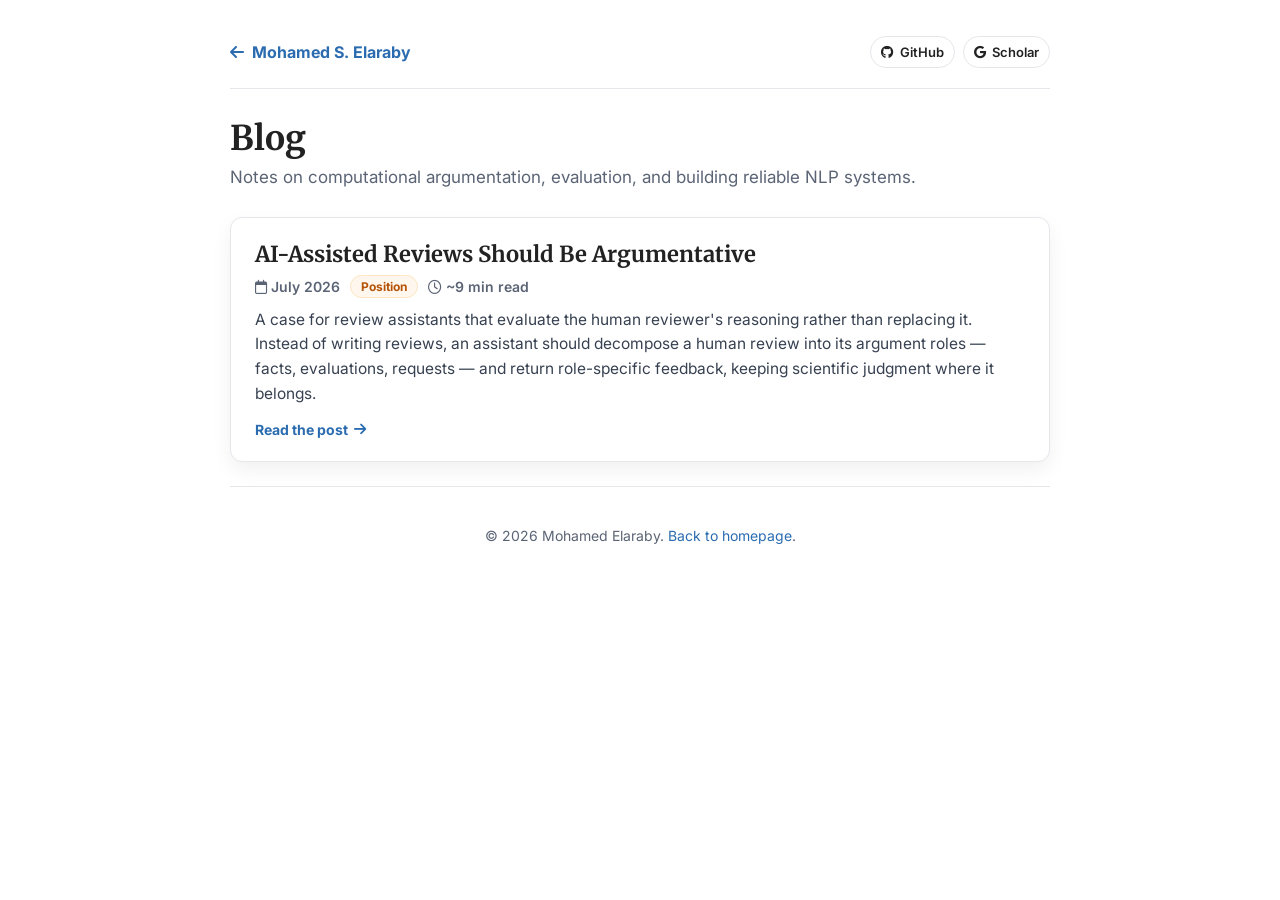
<file: blog.html>
<!DOCTYPE html>
<html lang="en">
<head>
  <meta charset="utf-8" />
  <meta name="viewport" content="width=device-width, initial-scale=1" />
  <title>Blog — Mohamed S. Elaraby</title>
  <meta name="description" content="Essays on computational argumentation, evaluation, and reliable NLP by Mohamed S. Elaraby." />
  <meta name="author" content="Mohamed Salem Elaraby" />

  <link rel="preconnect" href="https://fonts.googleapis.com" />
  <link rel="preconnect" href="https://fonts.gstatic.com" crossorigin />
  <link href="https://fonts.googleapis.com/css2?family=Inter:wght@400;500;600;700;800&family=Merriweather:wght@400;700&display=swap" rel="stylesheet" />
  <link rel="stylesheet" href="https://cdnjs.cloudflare.com/ajax/libs/font-awesome/6.5.2/css/all.min.css" crossorigin="anonymous" referrerpolicy="no-referrer" />
  <link rel="icon" href="data:image/svg+xml,<svg xmlns='http://www.w3.org/2000/svg' viewBox='0 0 100 100'><text y='0.9em' font-size='90'>🌐</text></svg>">

  <style>
    :root {
      --bg: #ffffff;
      --text: #222;
      --muted: #5b6475;
      --link: #2b6cb0;
      --link-hover: #1e4e82;
      --border: #e5e7eb;
      --panel: #f7f8fb;
      --accent: #f59e0b;
      --maxw: 1120px;
      --radius: 12px;
      --shadow: 0 8px 20px rgba(0,0,0,.06);
    }
    html, body { height: 100%; }
    body {
      margin: 0;
      font-family: 'Inter', system-ui, -apple-system, Segoe UI, Roboto, Helvetica, Arial;
      color: var(--text);
      background: var(--bg);
      -webkit-font-smoothing: antialiased; -moz-osx-font-smoothing: grayscale;
    }
    a { color: var(--link); text-decoration: none; }
    a:hover, a:focus { color: var(--link-hover); text-decoration: underline; }

    .wrap { max-width: 820px; margin: 0 auto; padding: 24px; }

    /* Top bar */
    .topbar { display: flex; align-items: center; justify-content: space-between; padding: 12px 0 20px; border-bottom: 1px solid var(--border); margin-bottom: 28px; }
    .topbar .back { display: inline-flex; align-items: center; gap: 8px; font-weight: 700; }
    .topbar .social { display: flex; gap: 8px; }
    .chip { display: inline-flex; align-items: center; gap: 6px; padding: 7px 10px; border: 1px solid var(--border); background: #fff; border-radius: 999px; font-weight: 600; font-size: 13px; color: var(--text); }
    .chip:hover { border-color: var(--link); color: var(--link); text-decoration: none; }

    .page-head { margin-bottom: 30px; }
    .page-head h1 { font-family: 'Merriweather', Georgia, serif; font-weight: 700; font-size: 34px; margin: 0 0 8px; }
    .page-head p { color: var(--muted); font-size: 17px; margin: 0; }

    /* Post cards */
    .posts { display: grid; gap: 18px; }
    .post-card { background: #fff; border: 1px solid var(--border); border-radius: var(--radius); box-shadow: var(--shadow); padding: 22px 24px; transition: transform .15s ease, box-shadow .15s ease, border-color .15s ease; }
    .post-card:hover { transform: translateY(-2px); box-shadow: 0 14px 30px rgba(0,0,0,.10); border-color: #d5d9e0; }
    .post-card a.post-title { font-family: 'Merriweather', Georgia, serif; font-weight: 700; font-size: 22px; color: var(--text); display: block; margin: 0 0 6px; line-height: 1.3; }
    .post-card a.post-title:hover { color: var(--link); text-decoration: none; }
    .post-meta { color: var(--muted); font-size: 14px; font-weight: 600; margin-bottom: 10px; display: flex; flex-wrap: wrap; gap: 10px; align-items: center; }
    .tag { display: inline-block; padding: 3px 10px; border-radius: 999px; background: #fff7ed; color: #b45309; border: 1px solid #fde5c2; font-size: 12px; font-weight: 700; }
    .post-excerpt { color: #374151; font-size: 15.5px; line-height: 1.6; margin: 0 0 12px; }
    .read-more { font-weight: 700; font-size: 14px; display: inline-flex; align-items: center; gap: 6px; }

    footer { max-width: 820px; margin: 40px auto; padding: 0 24px; color: var(--muted); font-size: 14px; text-align: center; }
    hr.sep { border: none; border-top: 1px solid var(--border); margin: 24px 0; }
  </style>
</head>

<body>
  <div class="wrap">
    <div class="topbar">
      <a class="back" href="./index.html"><i class="fa-solid fa-arrow-left"></i> Mohamed S. Elaraby</a>
      <div class="social">
        <a class="chip" href="https://github.com/engsalem" target="_blank" rel="noreferrer"><i class="fa-brands fa-github"></i> GitHub</a>
        <a class="chip" href="https://scholar.google.com.eg/citations?user=A5jMCaAAAAAJ&hl=en" target="_blank" rel="noreferrer"><i class="fa-brands fa-google"></i> Scholar</a>
      </div>
    </div>

    <div class="page-head">
      <h1>Blog</h1>
      <p>Notes on computational argumentation, evaluation, and building reliable NLP systems.</p>
    </div>

    <div class="posts">
      <article class="post-card">
        <a class="post-title" href="./posts/argumentative-reviews.html">AI-Assisted Reviews Should Be Argumentative</a>
        <div class="post-meta">
          <span><i class="fa-regular fa-calendar"></i> July 2026</span>
          <span class="tag">Position</span>
          <span><i class="fa-regular fa-clock"></i> ~9 min read</span>
        </div>
        <p class="post-excerpt">A case for review assistants that evaluate the human reviewer's reasoning rather than replacing it. Instead of writing reviews, an assistant should decompose a human review into its argument roles — facts, evaluations, requests — and return role-specific feedback, keeping scientific judgment where it belongs.</p>
        <a class="read-more" href="./posts/argumentative-reviews.html">Read the post <i class="fa-solid fa-arrow-right"></i></a>
      </article>
    </div>

    <hr class="sep" />
    <footer>
      <p>© 2026 Mohamed Elaraby. <a href="./index.html">Back to homepage</a>.</p>
    </footer>
  </div>
</body>
</html>
</file>
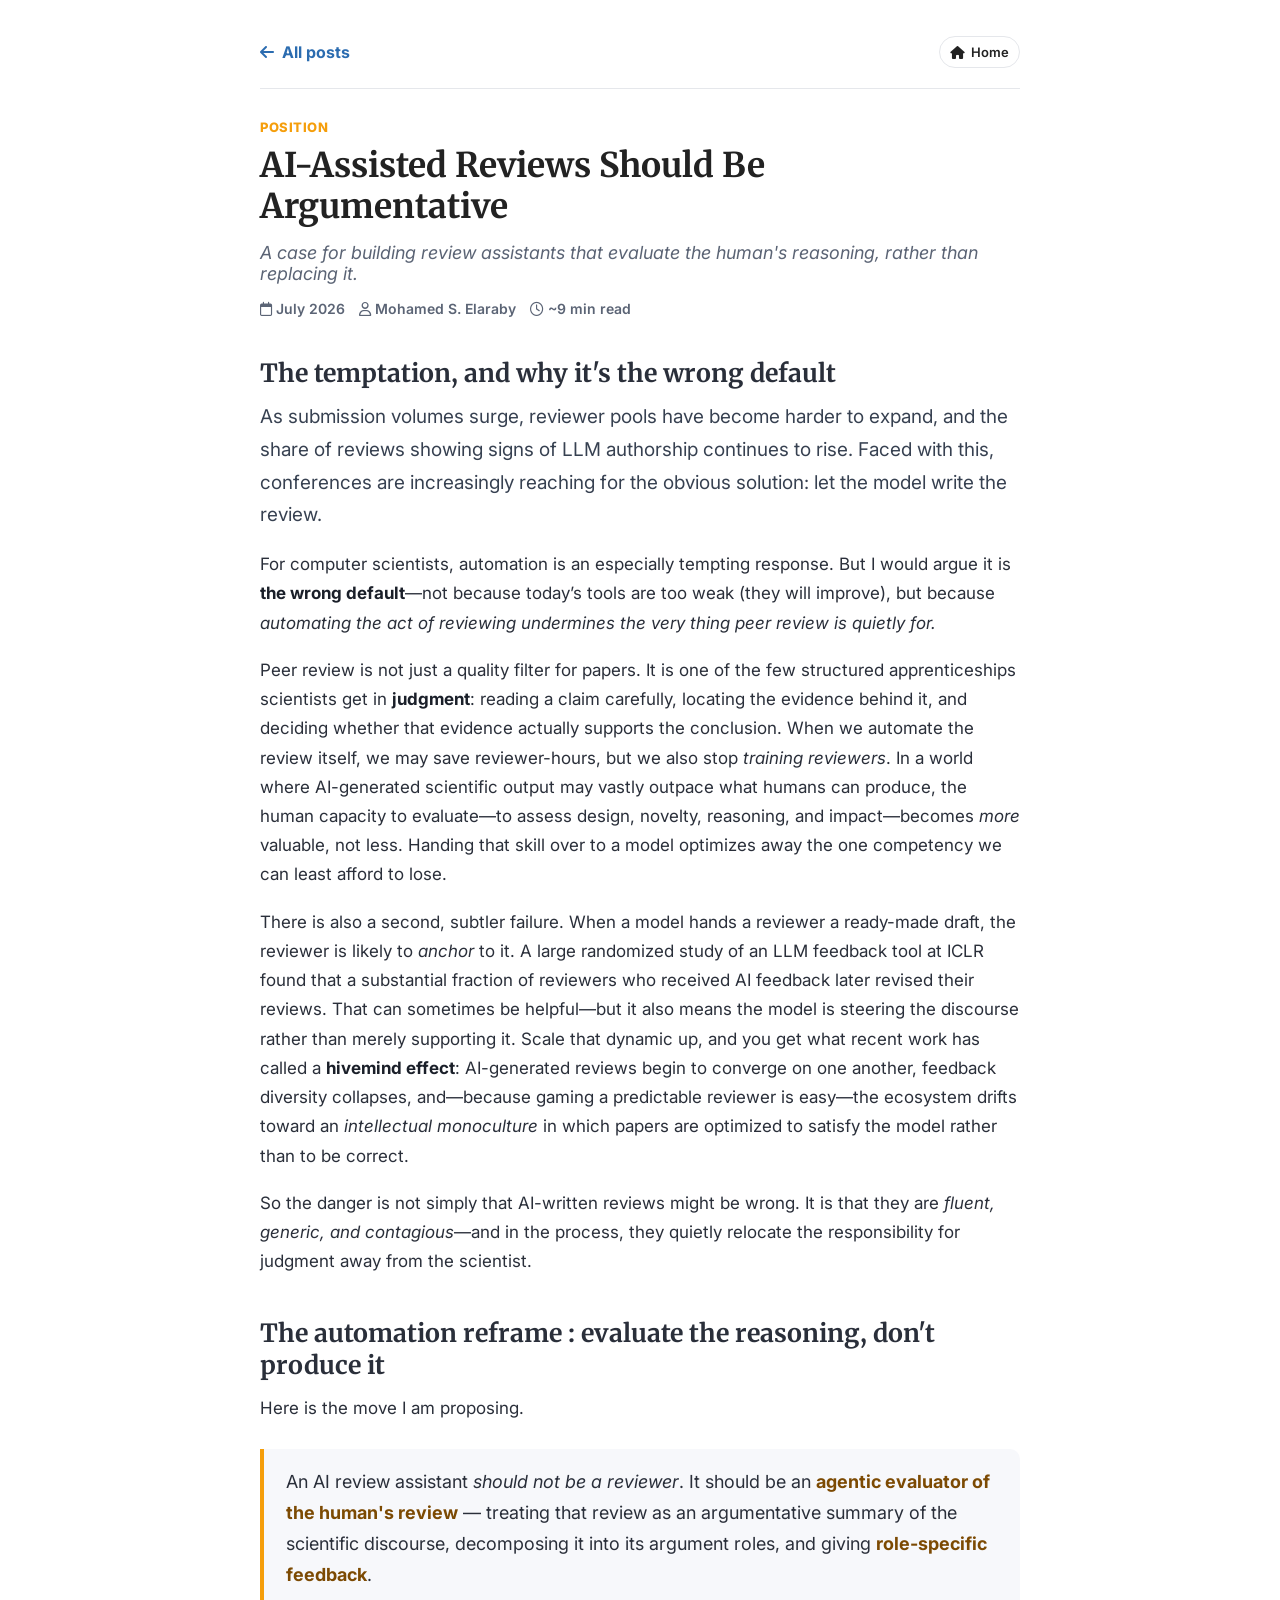
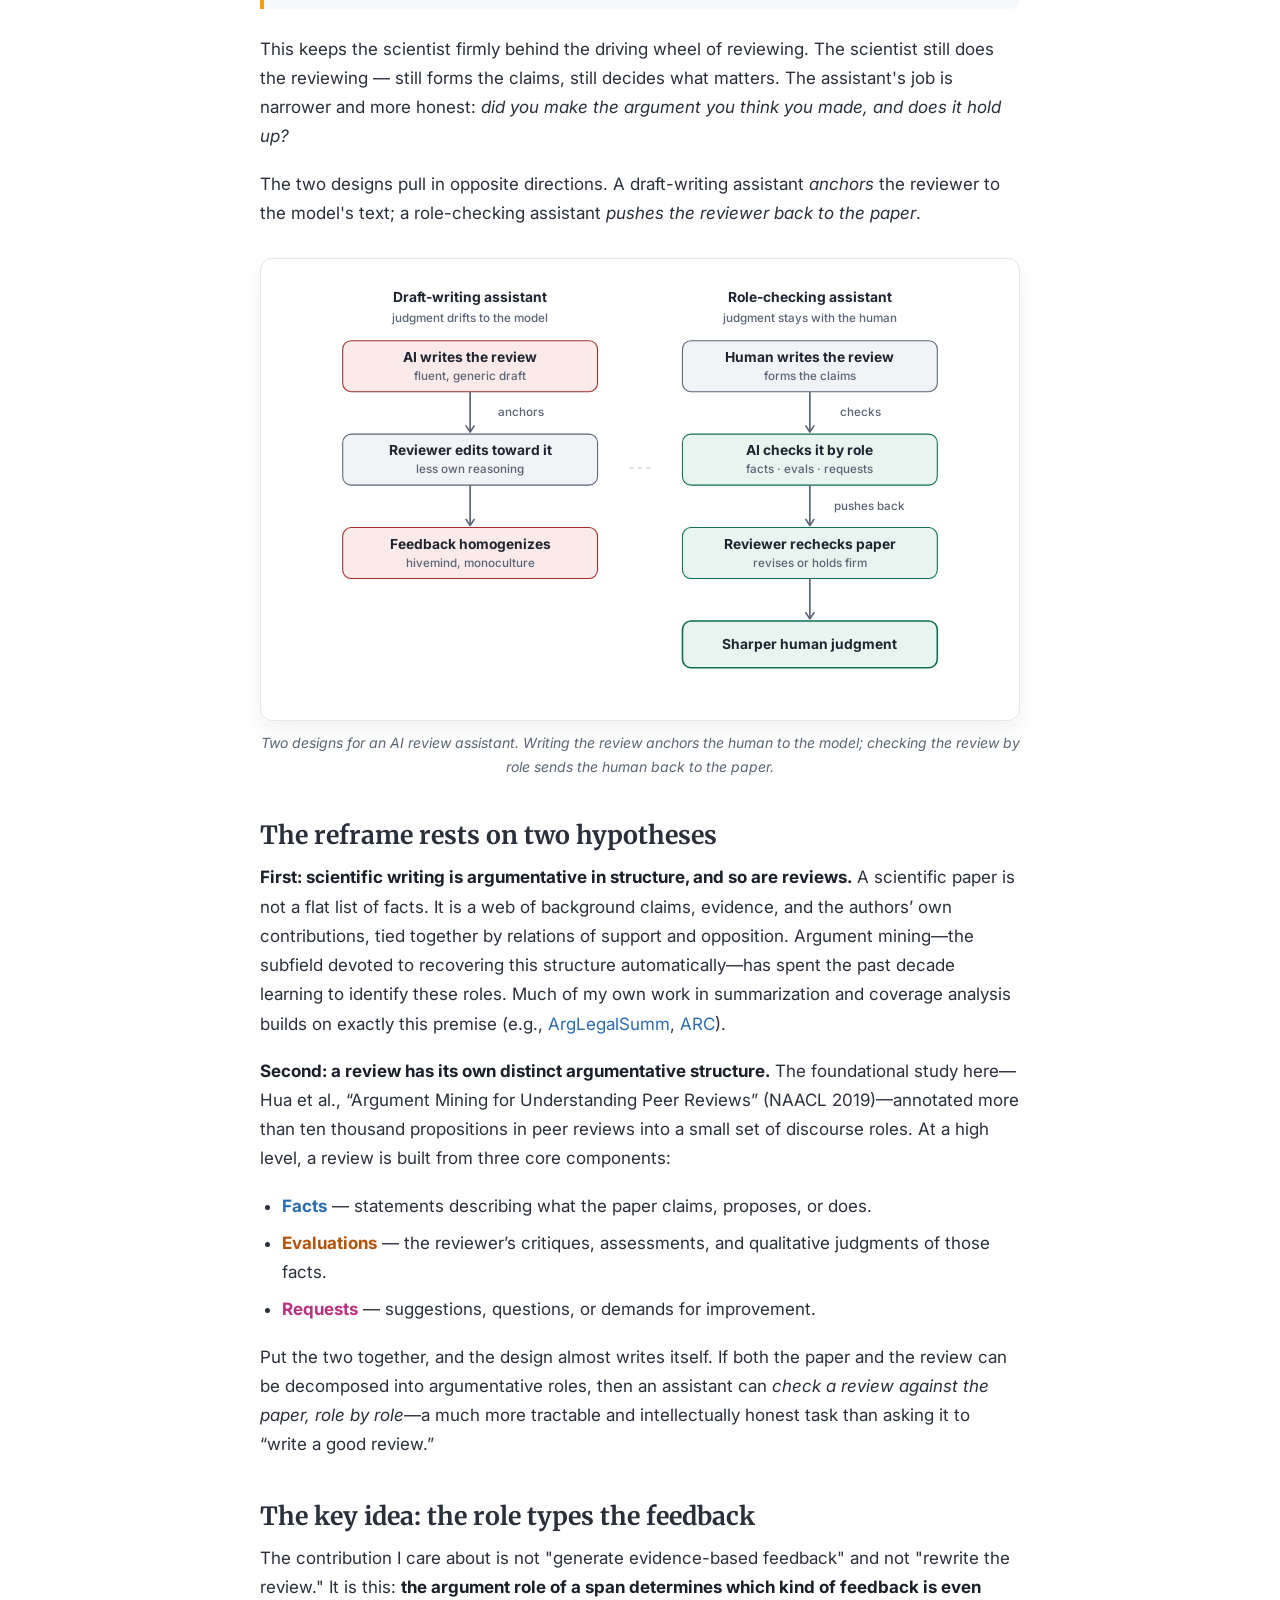
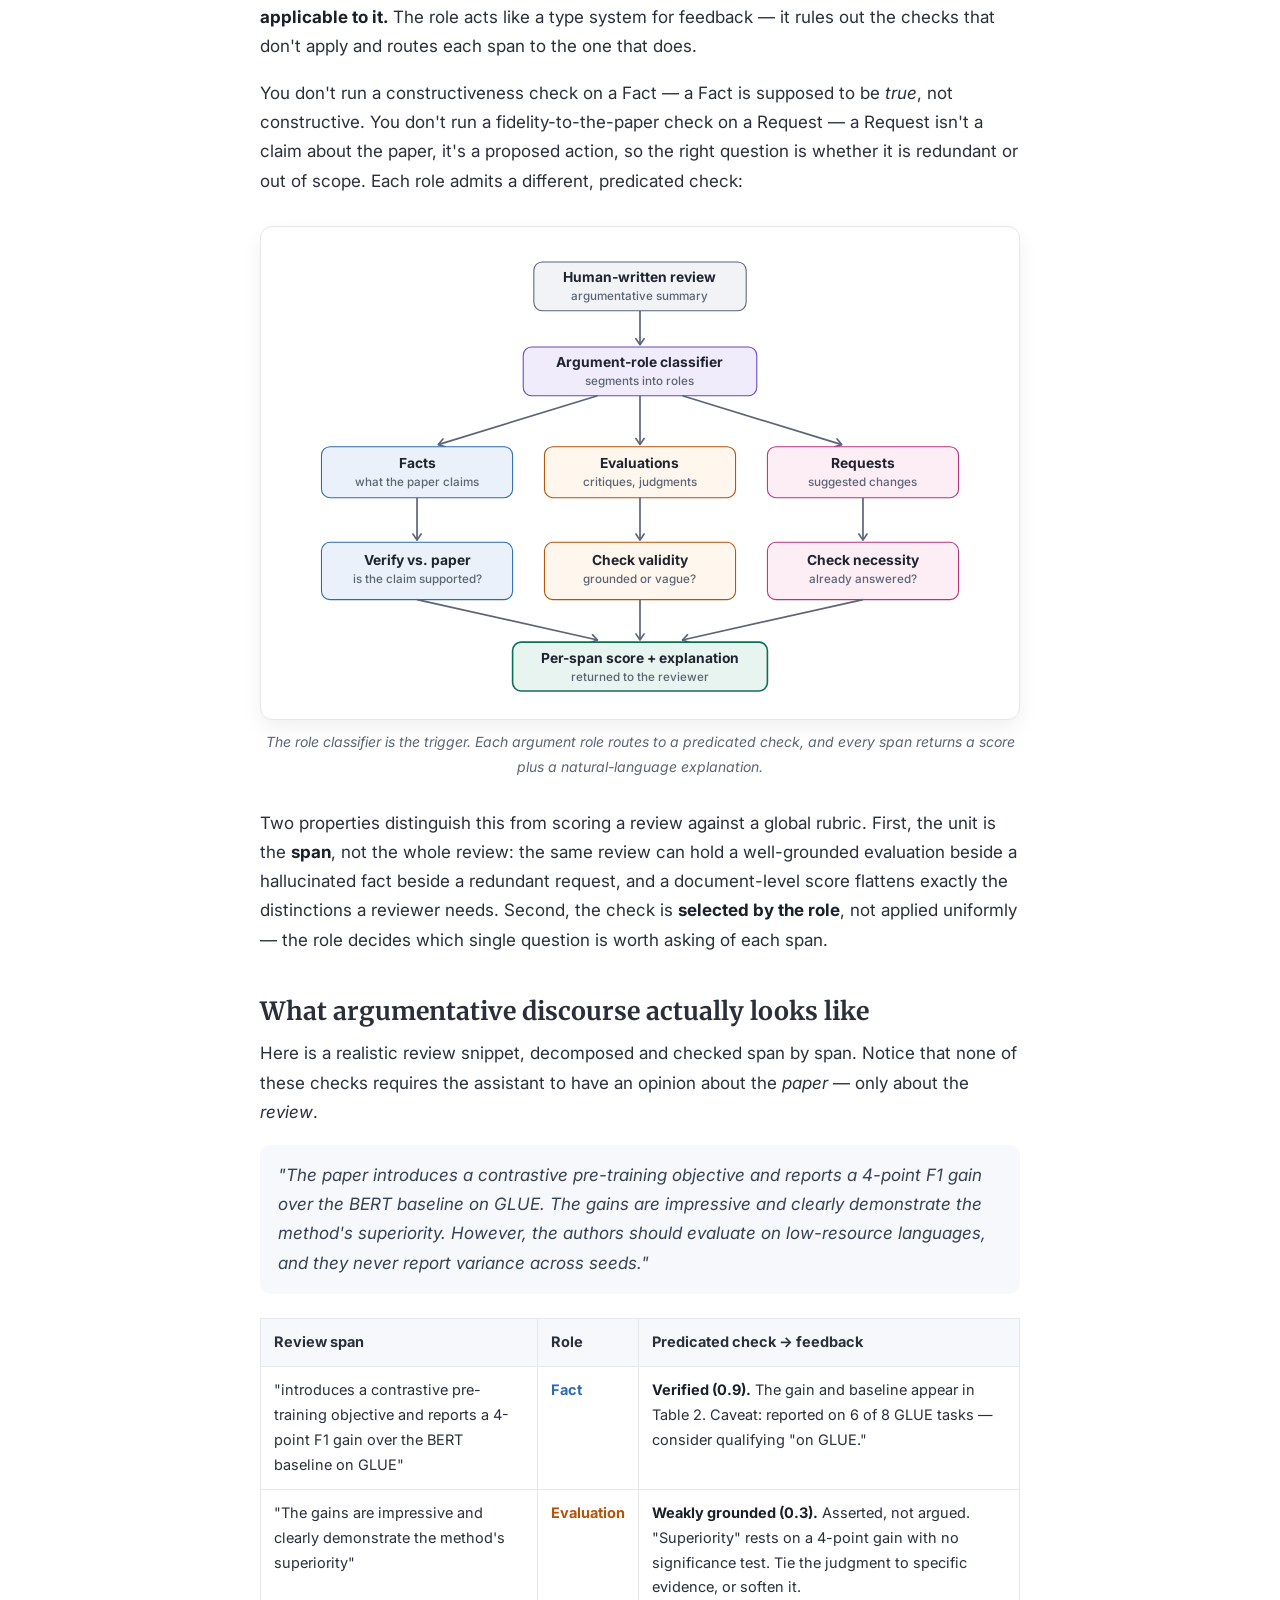
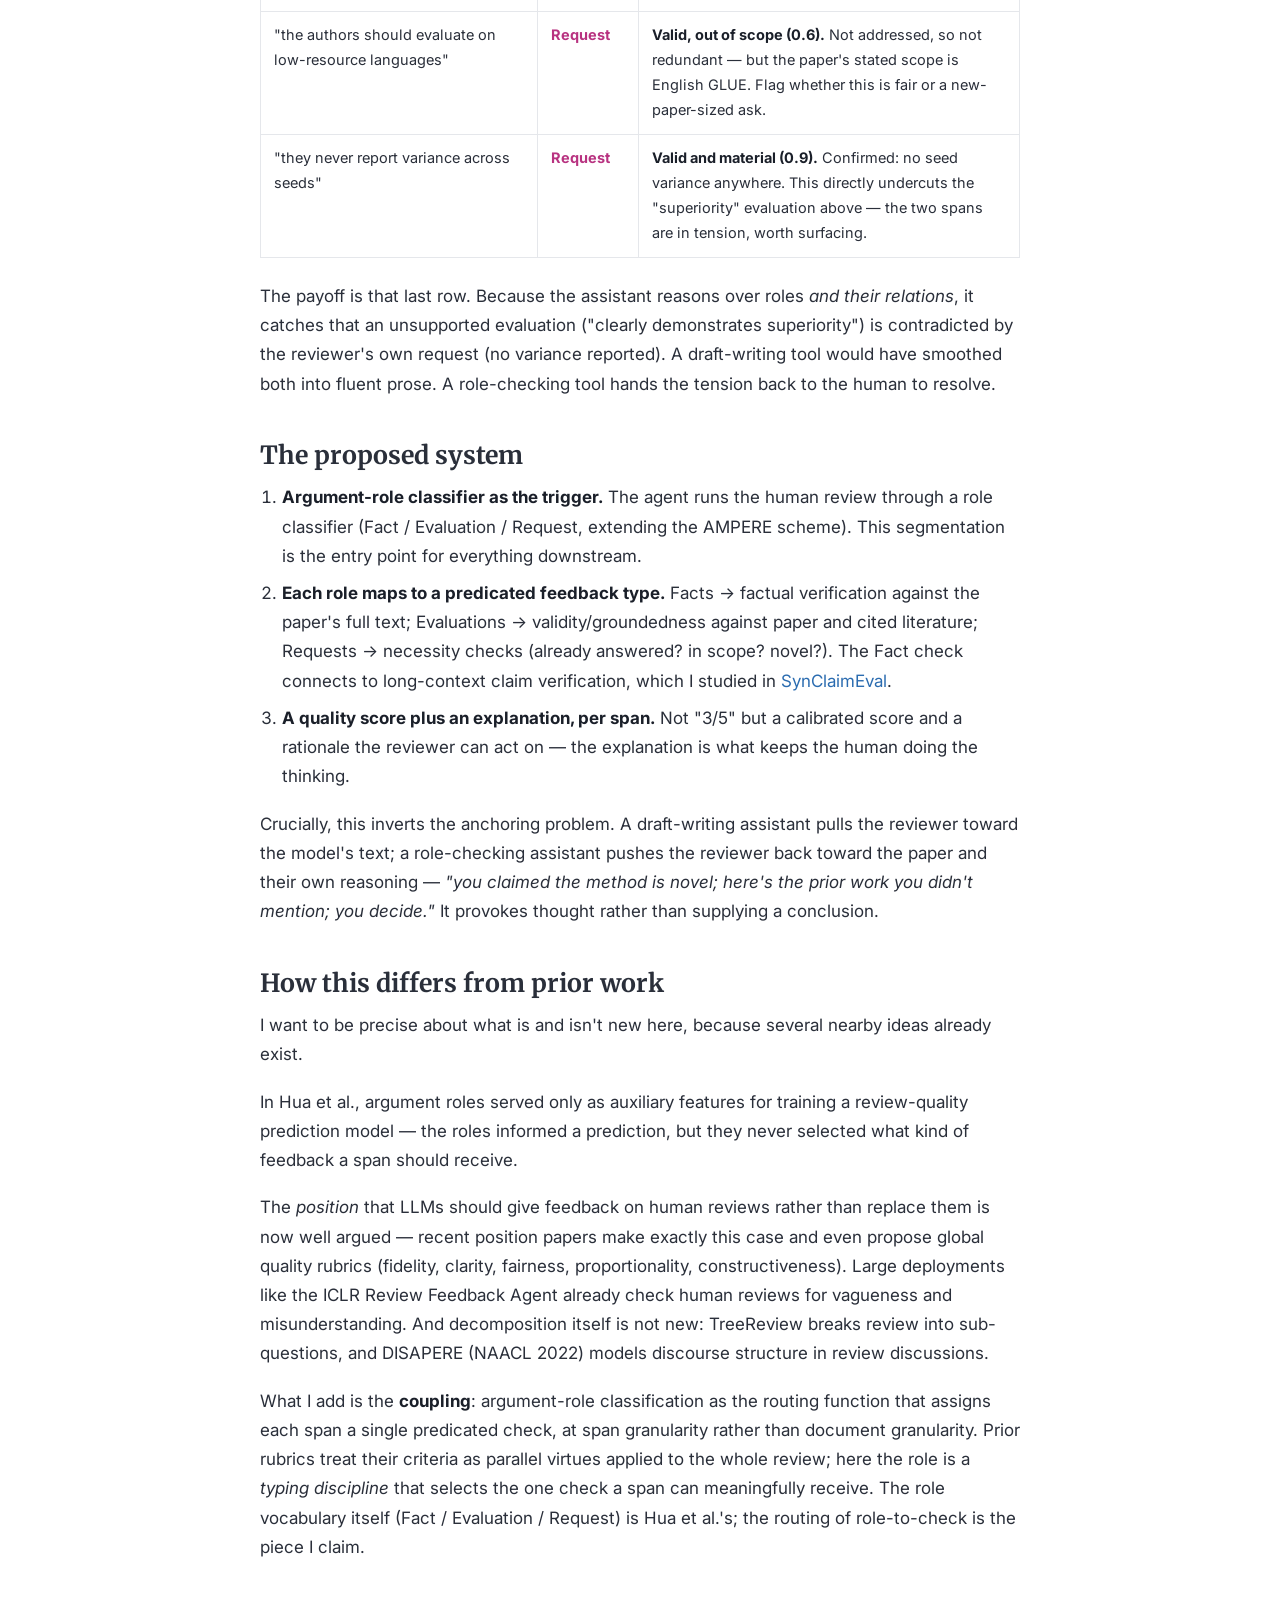
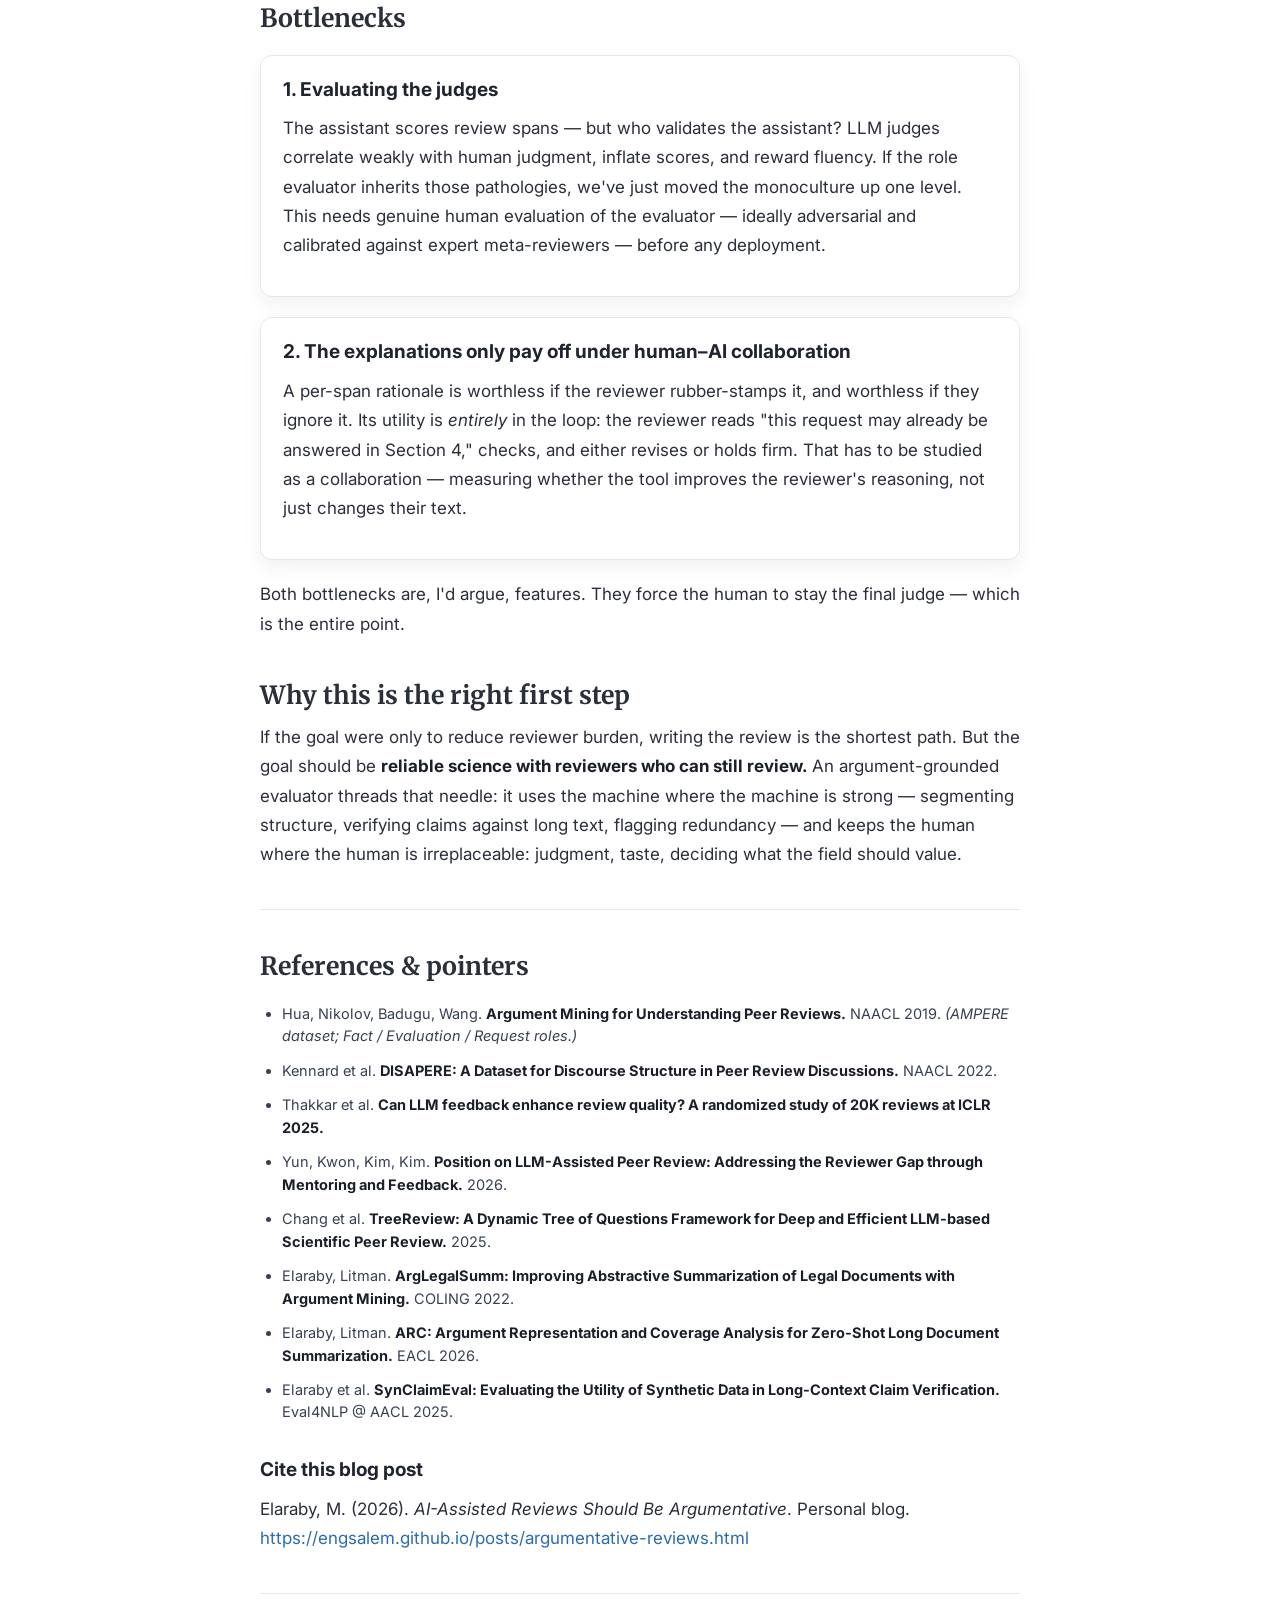
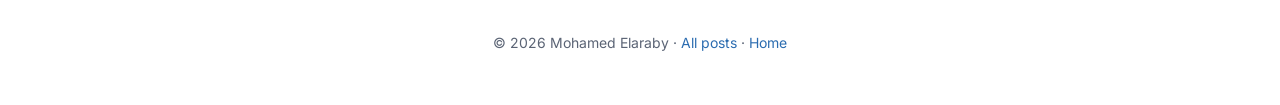
<file: posts/argumentative-reviews.html>
<!DOCTYPE html>
<html lang="en">
<head>
  <meta charset="utf-8" />
  <meta name="viewport" content="width=device-width, initial-scale=1" />
  <title>AI-Assisted Reviews Should Be Argumentative — Mohamed S. Elaraby</title>
  <meta name="description" content="A case for review assistants that evaluate the human reviewer's reasoning by decomposing reviews into argument roles and returning role-specific feedback." />
  <meta name="author" content="Mohamed Salem Elaraby" />

  <link rel="preconnect" href="https://fonts.googleapis.com" />
  <link rel="preconnect" href="https://fonts.gstatic.com" crossorigin />
  <link href="https://fonts.googleapis.com/css2?family=Inter:wght@400;500;600;700;800&family=Merriweather:wght@400;700&display=swap" rel="stylesheet" />
  <link rel="stylesheet" href="https://cdnjs.cloudflare.com/ajax/libs/font-awesome/6.5.2/css/all.min.css" crossorigin="anonymous" referrerpolicy="no-referrer" />
  <link rel="icon" href="data:image/svg+xml,<svg xmlns='http://www.w3.org/2000/svg' viewBox='0 0 100 100'><text y='0.9em' font-size='90'>🌐</text></svg>">

  <style>
    :root {
      --bg: #ffffff;
      --text: #222;
      --muted: #5b6475;
      --link: #2b6cb0;
      --link-hover: #1e4e82;
      --border: #e5e7eb;
      --panel: #f7f8fb;
      --accent: #f59e0b;
      --radius: 12px;
      --shadow: 0 8px 20px rgba(0,0,0,.06);
      /* diagram palette */
      --teal: #0F6E56; --teal-bg: #e7f4ef;
      --red: #A32D2D;  --red-bg: #fbeaea;
      --blue: #2b6cb0; --blue-bg: #eaf1fa;
      --amber: #b45309; --amber-bg: #fff7ed;
      --coral: #b83280; --coral-bg: #fdeef6;
      --purple: #6b46c1; --purple-bg: #f1ecfb;
      --gray: #5b6475;  --gray-bg: #f1f3f6;
    }
    html, body { height: 100%; }
    body {
      margin: 0;
      font-family: 'Inter', system-ui, -apple-system, Segoe UI, Roboto, Helvetica, Arial;
      color: var(--text);
      background: var(--bg);
      -webkit-font-smoothing: antialiased; -moz-osx-font-smoothing: grayscale;
    }
    a { color: var(--link); text-decoration: none; }
    a:hover, a:focus { color: var(--link-hover); text-decoration: underline; }

    .wrap { max-width: 760px; margin: 0 auto; padding: 24px; }

    /* Top bar */
    .topbar { display: flex; align-items: center; justify-content: space-between; padding: 12px 0 20px; border-bottom: 1px solid var(--border); margin-bottom: 30px; }
    .topbar .back { display: inline-flex; align-items: center; gap: 8px; font-weight: 700; }
    .chip { display: inline-flex; align-items: center; gap: 6px; padding: 7px 10px; border: 1px solid var(--border); background: #fff; border-radius: 999px; font-weight: 600; font-size: 13px; color: var(--text); }
    .chip:hover { border-color: var(--link); color: var(--link); text-decoration: none; }

    /* Article header */
    .post-header { margin-bottom: 28px; }
    .post-header .kicker { color: var(--accent); font-weight: 800; letter-spacing: .04em; text-transform: uppercase; font-size: 13px; margin-bottom: 10px; }
    .post-header h1 { font-family: 'Merriweather', Georgia, serif; font-weight: 700; font-size: 34px; line-height: 1.22; margin: 0 0 14px; }
    .post-header .sub { color: var(--muted); font-size: 18px; font-style: italic; margin: 0 0 16px; }
    .post-header .meta { color: var(--muted); font-size: 14px; font-weight: 600; display: flex; flex-wrap: wrap; gap: 14px; }

    /* Article body */
    article { font-size: 17px; line-height: 1.72; color: #2a2f3a; }
    article h2 { font-family: 'Merriweather', Georgia, serif; font-weight: 700; font-size: 25px; margin: 40px 0 12px; line-height: 1.3; }
    article h3 { font-weight: 700; font-size: 19px; margin: 30px 0 8px; color: #1f2430; }
    article p { margin: 0 0 18px; }
    article strong { color: #1a1f29; }
    article ul, article ol { margin: 0 0 18px; padding-left: 22px; }
    article li { margin-bottom: 8px; }

    .lead-para { font-size: 19px; color: #374151; }

    /* Pull quote / thesis box */
    .thesis { background: var(--panel); border-left: 4px solid var(--accent); border-radius: 0 10px 10px 0; padding: 18px 22px; margin: 26px 0; font-size: 18px; }
    .thesis strong { color: #7c4a03; }

    /* Figures */
    figure { margin: 30px 0; padding: 0; }
    figure .frame { background: #fff; border: 1px solid var(--border); border-radius: var(--radius); box-shadow: var(--shadow); padding: 18px; }
    figure svg { width: 100%; height: auto; display: block; }
    figcaption { color: var(--muted); font-size: 14px; text-align: center; margin-top: 10px; font-style: italic; }

    /* diagram helpers */
    .th { font: 700 13px 'Inter', sans-serif; fill: #1f2430; }
    .ts { font: 500 11px 'Inter', sans-serif; fill: var(--muted); }
    .c-teal rect { fill: var(--teal-bg); stroke: var(--teal); }
    .c-red rect { fill: var(--red-bg); stroke: var(--red); }
    .c-blue rect { fill: var(--blue-bg); stroke: var(--blue); }
    .c-amber rect { fill: var(--amber-bg); stroke: var(--amber); }
    .c-coral rect { fill: var(--coral-bg); stroke: var(--coral); }
    .c-purple rect { fill: var(--purple-bg); stroke: var(--purple); }
    .c-gray rect { fill: var(--gray-bg); stroke: var(--gray); }
    .arr { stroke: var(--muted); stroke-width: 1.6; fill: none; }

    /* Table */
    .tbl-scroll { overflow-x: auto; margin: 24px 0; }
    table { border-collapse: collapse; width: 100%; font-size: 14.5px; }
    th, td { text-align: left; padding: 11px 13px; border: 1px solid var(--border); vertical-align: top; }
    th { background: var(--panel); font-weight: 700; }
    .role-fact { color: var(--blue); font-weight: 700; }
    .role-eval { color: var(--amber); font-weight: 700; }
    .role-req { color: var(--coral); font-weight: 700; }

    /* Callout for bottlenecks */
    .callout { background: #fff; border: 1px solid var(--border); border-radius: var(--radius); box-shadow: var(--shadow); padding: 18px 22px; margin: 20px 0; }
    .callout h3 { margin-top: 0; }

    /* References */
    .refs { margin-top: 20px; }
    .refs li { font-size: 14.5px; color: #374151; margin-bottom: 12px; line-height: 1.55; }

    hr.sep { border: none; border-top: 1px solid var(--border); margin: 40px 0; }
    footer { color: var(--muted); font-size: 14px; text-align: center; margin: 30px 0; }

    .endnote { background: var(--panel); border: 1px dashed var(--border); border-radius: 10px; padding: 14px 18px; font-size: 14.5px; color: var(--muted); margin-top: 26px; }
  </style>
</head>

<body>
  <div class="wrap">
    <div class="topbar">
      <a class="back" href="../blog.html"><i class="fa-solid fa-arrow-left"></i> All posts</a>
      <a class="chip" href="../index.html"><i class="fa-solid fa-house"></i> Home</a>
    </div>

    <header class="post-header">
      <div class="kicker">Position</div>
      <h1>AI-Assisted Reviews Should Be Argumentative</h1>
      <p class="sub">A case for building review assistants that evaluate the human's reasoning, rather than replacing it.</p>
      <div class="meta">
        <span><i class="fa-regular fa-calendar"></i> July 2026</span>
        <span><i class="fa-regular fa-user"></i> Mohamed S. Elaraby</span>
        <span><i class="fa-regular fa-clock"></i> ~9 min read</span>
      </div>
    </header>

    <article>
      <h2>The temptation, and why it's the wrong default</h2>
      <p class="lead-para"> As submission volumes surge, reviewer pools have become harder to expand, and the share of reviews showing signs of LLM authorship continues to rise. Faced with this, conferences are increasingly reaching for the obvious solution: let the model write the review. </p>
      <p> For computer scientists, automation is an especially tempting response. But I would argue it is <strong>the wrong default</strong>—not because today’s tools are too weak (they will improve), but because <em>automating the act of reviewing undermines the very thing peer review is quietly for.</em> </p>
      <p> Peer review is not just a quality filter for papers. It is one of the few structured apprenticeships scientists get in <strong>judgment</strong>: reading a claim carefully, locating the evidence behind it, and deciding whether that evidence actually supports the conclusion. When we automate the review itself, we may save reviewer-hours, but we also stop <em>training reviewers</em>. In a world where AI-generated scientific output may vastly outpace what humans can produce, the human capacity to evaluate—to assess design, novelty, reasoning, and impact—becomes <em>more</em> valuable, not less. Handing that skill over to a model optimizes away the one competency we can least afford to lose. </p>
      <p> There is also a second, subtler failure. When a model hands a reviewer a ready-made draft, the reviewer is likely to <em>anchor</em> to it. A large randomized study of an LLM feedback tool at <span>ICLR</span> found that a substantial fraction of reviewers who received AI feedback later revised their reviews. That can sometimes be helpful—but it also means the model is steering the discourse rather than merely supporting it. Scale that dynamic up, and you get what recent work has called a <strong>hivemind effect</strong>: AI-generated reviews begin to converge on one another, feedback diversity collapses, and—because gaming a predictable reviewer is easy—the ecosystem drifts toward an <em>intellectual monoculture</em> in which papers are optimized to satisfy the model rather than to be correct. </p>
      <p> So the danger is not simply that AI-written reviews might be wrong. It is that they are <em>fluent, generic, and contagious</em>—and in the process, they quietly relocate the responsibility for judgment away from the scientist. </p>
      
      <h2>The automation reframe : evaluate the reasoning, don't produce it</h2>
      <p>Here is the move I am proposing.</p>
      <div class="thesis">
        An AI review assistant <em>should not be a reviewer</em>. It should be an <strong>agentic evaluator of the human's review</strong> — treating that review as an argumentative summary of the scientific discourse, decomposing it into its argument roles, and giving <strong>role-specific feedback</strong>.
      </div>
      <p>This keeps the scientist firmly behind the driving wheel of reviewing. The scientist still does the reviewing — still forms the claims, still decides what matters. The assistant's job is narrower and more honest: <em>did you make the argument you think you made, and does it hold up?</em></p>
      <p>The two designs pull in opposite directions. A draft-writing assistant <em>anchors</em> the reviewer to the model's text; a role-checking assistant <em>pushes the reviewer back to the paper</em>.</p>

      <figure>
        <div class="frame">
          <svg viewBox="0 0 680 400" role="img" aria-label="Two AI review designs compared">
            <defs><marker id="ar" viewBox="0 0 10 10" refX="8" refY="5" markerWidth="6" markerHeight="6" orient="auto-start-reverse"><path d="M2 1L8 5L2 9" fill="none" stroke="context-stroke" stroke-width="1.6" stroke-linecap="round" stroke-linejoin="round"/></marker></defs>
            <text class="th" x="180" y="24" text-anchor="middle">Draft-writing assistant</text>
            <text class="ts" x="180" y="42" text-anchor="middle">judgment drifts to the model</text>
            <g class="c-red"><rect x="60" y="60" width="240" height="48" rx="8"/><text class="th" x="180" y="80" text-anchor="middle">AI writes the review</text><text class="ts" x="180" y="97" text-anchor="middle">fluent, generic draft</text></g>
            <line x1="180" y1="108" x2="180" y2="146" class="arr" marker-end="url(#ar)" stroke="#A32D2D"/><text class="ts" x="228" y="131" text-anchor="middle">anchors</text>
            <g class="c-gray"><rect x="60" y="148" width="240" height="48" rx="8"/><text class="th" x="180" y="168" text-anchor="middle">Reviewer edits toward it</text><text class="ts" x="180" y="185" text-anchor="middle">less own reasoning</text></g>
            <line x1="180" y1="196" x2="180" y2="234" class="arr" marker-end="url(#ar)" stroke="#A32D2D"/>
            <g class="c-red"><rect x="60" y="236" width="240" height="48" rx="8"/><text class="th" x="180" y="256" text-anchor="middle">Feedback homogenizes</text><text class="ts" x="180" y="273" text-anchor="middle">hivemind, monoculture</text></g>
            <line x1="330" y1="180" x2="352" y2="180" stroke="#c9ced6" stroke-width="1" stroke-dasharray="4 4"/>
            <text class="th" x="500" y="24" text-anchor="middle">Role-checking assistant</text>
            <text class="ts" x="500" y="42" text-anchor="middle">judgment stays with the human</text>
            <g class="c-gray"><rect x="380" y="60" width="240" height="48" rx="8"/><text class="th" x="500" y="80" text-anchor="middle">Human writes the review</text><text class="ts" x="500" y="97" text-anchor="middle">forms the claims</text></g>
            <line x1="500" y1="108" x2="500" y2="146" class="arr" marker-end="url(#ar)" stroke="#0F6E56"/><text class="ts" x="548" y="131" text-anchor="middle">checks</text>
            <g class="c-teal"><rect x="380" y="148" width="240" height="48" rx="8"/><text class="th" x="500" y="168" text-anchor="middle">AI checks it by role</text><text class="ts" x="500" y="185" text-anchor="middle">facts · evals · requests</text></g>
            <line x1="500" y1="196" x2="500" y2="234" class="arr" marker-end="url(#ar)" stroke="#0F6E56"/><text class="ts" x="556" y="219" text-anchor="middle">pushes back</text>
            <g class="c-teal"><rect x="380" y="236" width="240" height="48" rx="8"/><text class="th" x="500" y="256" text-anchor="middle">Reviewer rechecks paper</text><text class="ts" x="500" y="273" text-anchor="middle">revises or holds firm</text></g>
            <line x1="500" y1="284" x2="500" y2="322" class="arr" marker-end="url(#ar)" stroke="#0F6E56"/>
            <g class="c-teal"><rect x="380" y="324" width="240" height="44" rx="8" stroke-width="1.5"/><text class="th" x="500" y="350" text-anchor="middle">Sharper human judgment</text></g>
          </svg>
        </div>
        <figcaption>Two designs for an AI review assistant. Writing the review anchors the human to the model; checking the review by role sends the human back to the paper.</figcaption>
      </figure>

     <h2>The reframe rests on two hypotheses</h2>

     <p><strong>First: scientific writing is argumentative in structure, and so are reviews.</strong> A scientific paper is not a flat list of facts. It is a web of background claims, evidence, and the authors’ own contributions, tied together by relations of support and opposition. Argument mining—the subfield devoted to recovering this structure automatically—has spent the past decade learning to identify these roles. Much of my own work in summarization and coverage analysis builds on exactly this premise (e.g., <a href="../index.html#publications">ArgLegalSumm</a>, <a href="https://arxiv.org/abs/2505.23654" target="_blank" rel="noreferrer">ARC</a>).</p>

     <p><strong>Second: a review has its own distinct argumentative structure.</strong> The foundational study here—Hua et al., “Argument Mining for Understanding Peer Reviews” (NAACL 2019)—annotated more than ten thousand propositions in peer reviews into a small set of discourse roles. At a high level, a review is built from three core components:</p>

     <ul>
     <li><span class="role-fact">Facts</span> — statements describing what the paper claims, proposes, or does.</li>
     <li><span class="role-eval">Evaluations</span> — the reviewer’s critiques, assessments, and qualitative judgments of those facts.</li>
     <li><span class="role-req">Requests</span> — suggestions, questions, or demands for improvement.</li>
    </ul>
    <p>Put the two together, and the design almost writes itself. If both the paper and the review can be decomposed into argumentative roles, then an assistant can <em>check a review against the paper, role by role</em>—a much more tractable and intellectually honest task than asking it to “write a good review.”</p>
    
    <h2>The key idea: the role types the feedback</h2>
      <p>The contribution I care about is not "generate evidence-based feedback" and not "rewrite the review." It is this: <strong>the argument role of a span determines which kind of feedback is even applicable to it.</strong> The role acts like a type system for feedback — it rules out the checks that don't apply and routes each span to the one that does.</p>
      <p>You don't run a constructiveness check on a Fact — a Fact is supposed to be <em>true</em>, not constructive. You don't run a fidelity-to-the-paper check on a Request — a Request isn't a claim about the paper, it's a proposed action, so the right question is whether it is redundant or out of scope. Each role admits a different, predicated check:</p>

      <figure>
        <div class="frame">
          <svg viewBox="0 0 680 430" role="img" aria-label="Argument-grounded review evaluation pipeline">
            <defs><marker id="ar2" viewBox="0 0 10 10" refX="8" refY="5" markerWidth="6" markerHeight="6" orient="auto-start-reverse"><path d="M2 1L8 5L2 9" fill="none" stroke="context-stroke" stroke-width="1.6" stroke-linecap="round" stroke-linejoin="round"/></marker></defs>
            <g class="c-gray"><rect x="240" y="16" width="200" height="46" rx="8"/><text class="th" x="340" y="35" text-anchor="middle">Human-written review</text><text class="ts" x="340" y="52" text-anchor="middle">argumentative summary</text></g>
            <line x1="340" y1="62" x2="340" y2="94" class="arr" marker-end="url(#ar2)"/>
            <g class="c-purple"><rect x="230" y="96" width="220" height="46" rx="8"/><text class="th" x="340" y="115" text-anchor="middle">Argument-role classifier</text><text class="ts" x="340" y="132" text-anchor="middle">segments into roles</text></g>
            <line x1="300" y1="142" x2="150" y2="188" class="arr" marker-end="url(#ar2)"/>
            <line x1="340" y1="142" x2="340" y2="188" class="arr" marker-end="url(#ar2)"/>
            <line x1="380" y1="142" x2="530" y2="188" class="arr" marker-end="url(#ar2)"/>
            <g class="c-blue"><rect x="40" y="190" width="180" height="48" rx="8"/><text class="th" x="130" y="210" text-anchor="middle">Facts</text><text class="ts" x="130" y="227" text-anchor="middle">what the paper claims</text></g>
            <g class="c-amber"><rect x="250" y="190" width="180" height="48" rx="8"/><text class="th" x="340" y="210" text-anchor="middle">Evaluations</text><text class="ts" x="340" y="227" text-anchor="middle">critiques, judgments</text></g>
            <g class="c-coral"><rect x="460" y="190" width="180" height="48" rx="8"/><text class="th" x="550" y="210" text-anchor="middle">Requests</text><text class="ts" x="550" y="227" text-anchor="middle">suggested changes</text></g>
            <line x1="130" y1="238" x2="130" y2="278" class="arr" marker-end="url(#ar2)"/>
            <line x1="340" y1="238" x2="340" y2="278" class="arr" marker-end="url(#ar2)"/>
            <line x1="550" y1="238" x2="550" y2="278" class="arr" marker-end="url(#ar2)"/>
            <g class="c-blue"><rect x="40" y="280" width="180" height="54" rx="8"/><text class="th" x="130" y="301" text-anchor="middle">Verify vs. paper</text><text class="ts" x="130" y="318" text-anchor="middle">is the claim supported?</text></g>
            <g class="c-amber"><rect x="250" y="280" width="180" height="54" rx="8"/><text class="th" x="340" y="301" text-anchor="middle">Check validity</text><text class="ts" x="340" y="318" text-anchor="middle">grounded or vague?</text></g>
            <g class="c-coral"><rect x="460" y="280" width="180" height="54" rx="8"/><text class="th" x="550" y="301" text-anchor="middle">Check necessity</text><text class="ts" x="550" y="318" text-anchor="middle">already answered?</text></g>
            <line x1="130" y1="334" x2="300" y2="372" class="arr" marker-end="url(#ar2)"/>
            <line x1="340" y1="334" x2="340" y2="372" class="arr" marker-end="url(#ar2)"/>
            <line x1="550" y1="334" x2="380" y2="372" class="arr" marker-end="url(#ar2)"/>
            <g class="c-teal"><rect x="220" y="374" width="240" height="46" rx="8" stroke-width="1.5"/><text class="th" x="340" y="394" text-anchor="middle">Per-span score + explanation</text><text class="ts" x="340" y="411" text-anchor="middle">returned to the reviewer</text></g>
          </svg>
        </div>
        <figcaption>The role classifier is the trigger. Each argument role routes to a predicated check, and every span returns a score plus a natural-language explanation.</figcaption>
      </figure>

      <p>Two properties distinguish this from scoring a review against a global rubric. First, the unit is the <strong>span</strong>, not the whole review: the same review can hold a well-grounded evaluation beside a hallucinated fact beside a redundant request, and a document-level score flattens exactly the distinctions a reviewer needs. Second, the check is <strong>selected by the role</strong>, not applied uniformly — the role decides which single question is worth asking of each span.</p>

      <h2>What argumentative discourse actually looks like</h2>
      <p>Here is a realistic review snippet, decomposed and checked span by span. Notice that none of these checks requires the assistant to have an opinion about the <em>paper</em> — only about the <em>review</em>.</p>
      <p style="background:var(--panel); border-radius:10px; padding:16px 18px; font-style:italic; color:#374151;">"The paper introduces a contrastive pre-training objective and reports a 4-point F1 gain over the BERT baseline on GLUE. The gains are impressive and clearly demonstrate the method's superiority. However, the authors should evaluate on low-resource languages, and they never report variance across seeds."</p>

      <div class="tbl-scroll">
      <table>
        <thead><tr><th>Review span</th><th>Role</th><th>Predicated check → feedback</th></tr></thead>
        <tbody>
          <tr>
            <td>"introduces a contrastive pre-training objective and reports a 4-point F1 gain over the BERT baseline on GLUE"</td>
            <td class="role-fact">Fact</td>
            <td><strong>Verified (0.9).</strong> The gain and baseline appear in Table 2. Caveat: reported on 6 of 8 GLUE tasks — consider qualifying "on GLUE."</td>
          </tr>
          <tr>
            <td>"The gains are impressive and clearly demonstrate the method's superiority"</td>
            <td class="role-eval">Evaluation</td>
            <td><strong>Weakly grounded (0.3).</strong> Asserted, not argued. "Superiority" rests on a 4-point gain with no significance test. Tie the judgment to specific evidence, or soften it.</td>
          </tr>
          <tr>
            <td>"the authors should evaluate on low-resource languages"</td>
            <td class="role-req">Request</td>
            <td><strong>Valid, out of scope (0.6).</strong> Not addressed, so not redundant — but the paper's stated scope is English GLUE. Flag whether this is fair or a new-paper-sized ask.</td>
          </tr>
          <tr>
            <td>"they never report variance across seeds"</td>
            <td class="role-req">Request</td>
            <td><strong>Valid and material (0.9).</strong> Confirmed: no seed variance anywhere. This directly undercuts the "superiority" evaluation above — the two spans are in tension, worth surfacing.</td>
          </tr>
        </tbody>
      </table>
      </div>
      <p>The payoff is that last row. Because the assistant reasons over roles <em>and their relations</em>, it catches that an unsupported evaluation ("clearly demonstrates superiority") is contradicted by the reviewer's own request (no variance reported). A draft-writing tool would have smoothed both into fluent prose. A role-checking tool hands the tension back to the human to resolve.</p>

      <h2>The proposed system</h2>
      <ol>
        <li><strong>Argument-role classifier as the trigger.</strong> The agent runs the human review through a role classifier (Fact / Evaluation / Request, extending the AMPERE scheme). This segmentation is the entry point for everything downstream.</li>
        <li><strong>Each role maps to a predicated feedback type.</strong> Facts → factual verification against the paper's full text; Evaluations → validity/groundedness against paper and cited literature; Requests → necessity checks (already answered? in scope? novel?). The Fact check connects to long-context claim verification, which I studied in <a href="https://engsalem.github.io/#news" target="_blank" rel="noreferrer">SynClaimEval</a>.</li>
        <li><strong>A quality score plus an explanation, per span.</strong> Not "3/5" but a calibrated score and a rationale the reviewer can act on — the explanation is what keeps the human doing the thinking.</li>
      </ol>
      <p>Crucially, this inverts the anchoring problem. A draft-writing assistant pulls the reviewer toward the model's text; a role-checking assistant pushes the reviewer back toward the paper and their own reasoning — <em>"you claimed the method is novel; here's the prior work you didn't mention; you decide."</em> It provokes thought rather than supplying a conclusion.</p>

      <h2>How this differs from prior work</h2>
      <p>I want to be precise about what is and isn't new here, because several nearby ideas already exist.</p>
      <p>In Hua et al., argument roles served only as auxiliary features for training a review-quality prediction model — the roles informed a prediction, but they never selected what kind of feedback a span should receive.</p>
      <p>The <em>position</em> that LLMs should give feedback on human reviews rather than replace them is now well argued — recent position papers make exactly this case and even propose global quality rubrics (fidelity, clarity, fairness, proportionality, constructiveness). Large deployments like the ICLR Review Feedback Agent already check human reviews for vagueness and misunderstanding. And decomposition itself is not new: TreeReview breaks review into sub-questions, and DISAPERE (NAACL 2022) models discourse structure in review discussions.</p>
      <p>What I add is the <strong>coupling</strong>: argument-role classification as the routing function that assigns each span a single predicated check, at span granularity rather than document granularity. Prior rubrics treat their criteria as parallel virtues applied to the whole review; here the role is a <em>typing discipline</em> that selects the one check a span can meaningfully receive. The role vocabulary itself (Fact / Evaluation / Request) is Hua et al.'s; the routing of role-to-check is the piece I claim.</p>

      <h2>Bottlenecks</h2>
      <div class="callout">
        <h3>1. Evaluating the judges</h3>
        <p>The assistant scores review spans — but who validates the assistant? LLM judges correlate weakly with human judgment, inflate scores, and reward fluency. If the role evaluator inherits those pathologies, we've just moved the monoculture up one level. This needs genuine human evaluation of the evaluator — ideally adversarial and calibrated against expert meta-reviewers — before any deployment.</p>
      </div>
      <div class="callout">
        <h3>2. The explanations only pay off under human–AI collaboration</h3>
        <p>A per-span rationale is worthless if the reviewer rubber-stamps it, and worthless if they ignore it. Its utility is <em>entirely</em> in the loop: the reviewer reads "this request may already be answered in Section 4," checks, and either revises or holds firm. That has to be studied as a collaboration — measuring whether the tool improves the reviewer's reasoning, not just changes their text.</p>
      </div>
      <p>Both bottlenecks are, I'd argue, features. They force the human to stay the final judge — which is the entire point.</p>

      <h2>Why this is the right first step</h2>
      <p>If the goal were only to reduce reviewer burden, writing the review is the shortest path. But the goal should be <strong>reliable science with reviewers who can still review.</strong> An argument-grounded evaluator threads that needle: it uses the machine where the machine is strong — segmenting structure, verifying claims against long text, flagging redundancy — and keeps the human where the human is irreplaceable: judgment, taste, deciding what the field should value.</p>
      <!-- <p class="lead-para" style="text-align:center; color:#7c4a03; font-weight:600;">Don't automate the review — instrument it.</p> -->

      <hr class="sep" />

      <h2>References &amp; pointers</h2>
      <ul class="refs">
        <li>Hua, Nikolov, Badugu, Wang. <strong>Argument Mining for Understanding Peer Reviews.</strong> NAACL 2019. <em>(AMPERE dataset; Fact / Evaluation / Request roles.)</em></li>
        <li>Kennard et al. <strong>DISAPERE: A Dataset for Discourse Structure in Peer Review Discussions.</strong> NAACL 2022.</li>
        <li>Thakkar et al. <strong>Can LLM feedback enhance review quality? A randomized study of 20K reviews at ICLR 2025.</strong></li>
        <li>Yun, Kwon, Kim, Kim. <strong>Position on LLM-Assisted Peer Review: Addressing the Reviewer Gap through Mentoring and Feedback.</strong> 2026.</li>
        <li>Chang et al. <strong>TreeReview: A Dynamic Tree of Questions Framework for Deep and Efficient LLM-based Scientific Peer Review.</strong> 2025.</li>
        <li>Elaraby, Litman. <strong>ArgLegalSumm: Improving Abstractive Summarization of Legal Documents with Argument Mining.</strong> COLING 2022.</li>
        <li>Elaraby, Litman. <strong>ARC: Argument Representation and Coverage Analysis for Zero-Shot Long Document Summarization.</strong> EACL 2026.</li>
        <li>Elaraby et al. <strong>SynClaimEval: Evaluating the Utility of Synthetic Data in Long-Context Claim Verification.</strong> Eval4NLP @ AACL 2025.</li>
      </ul>

   <h3>Cite this blog post</h3>
<p>
  Elaraby, M. (2026). <em>AI-Assisted Reviews Should Be Argumentative</em>. Personal blog. 
  <a href="https://engsalem.github.io/posts/argumentative-reviews.html" target="_blank" rel="noreferrer">
    https://engsalem.github.io/posts/argumentative-reviews.html
  </a>
</p>
  
    </article>



    <hr class="sep" />
    <footer>
      <p>© 2026 Mohamed Elaraby · <a href="../blog.html">All posts</a> · <a href="../index.html">Home</a></p>
    </footer>
  </div>
</body>
</html>
</file>
